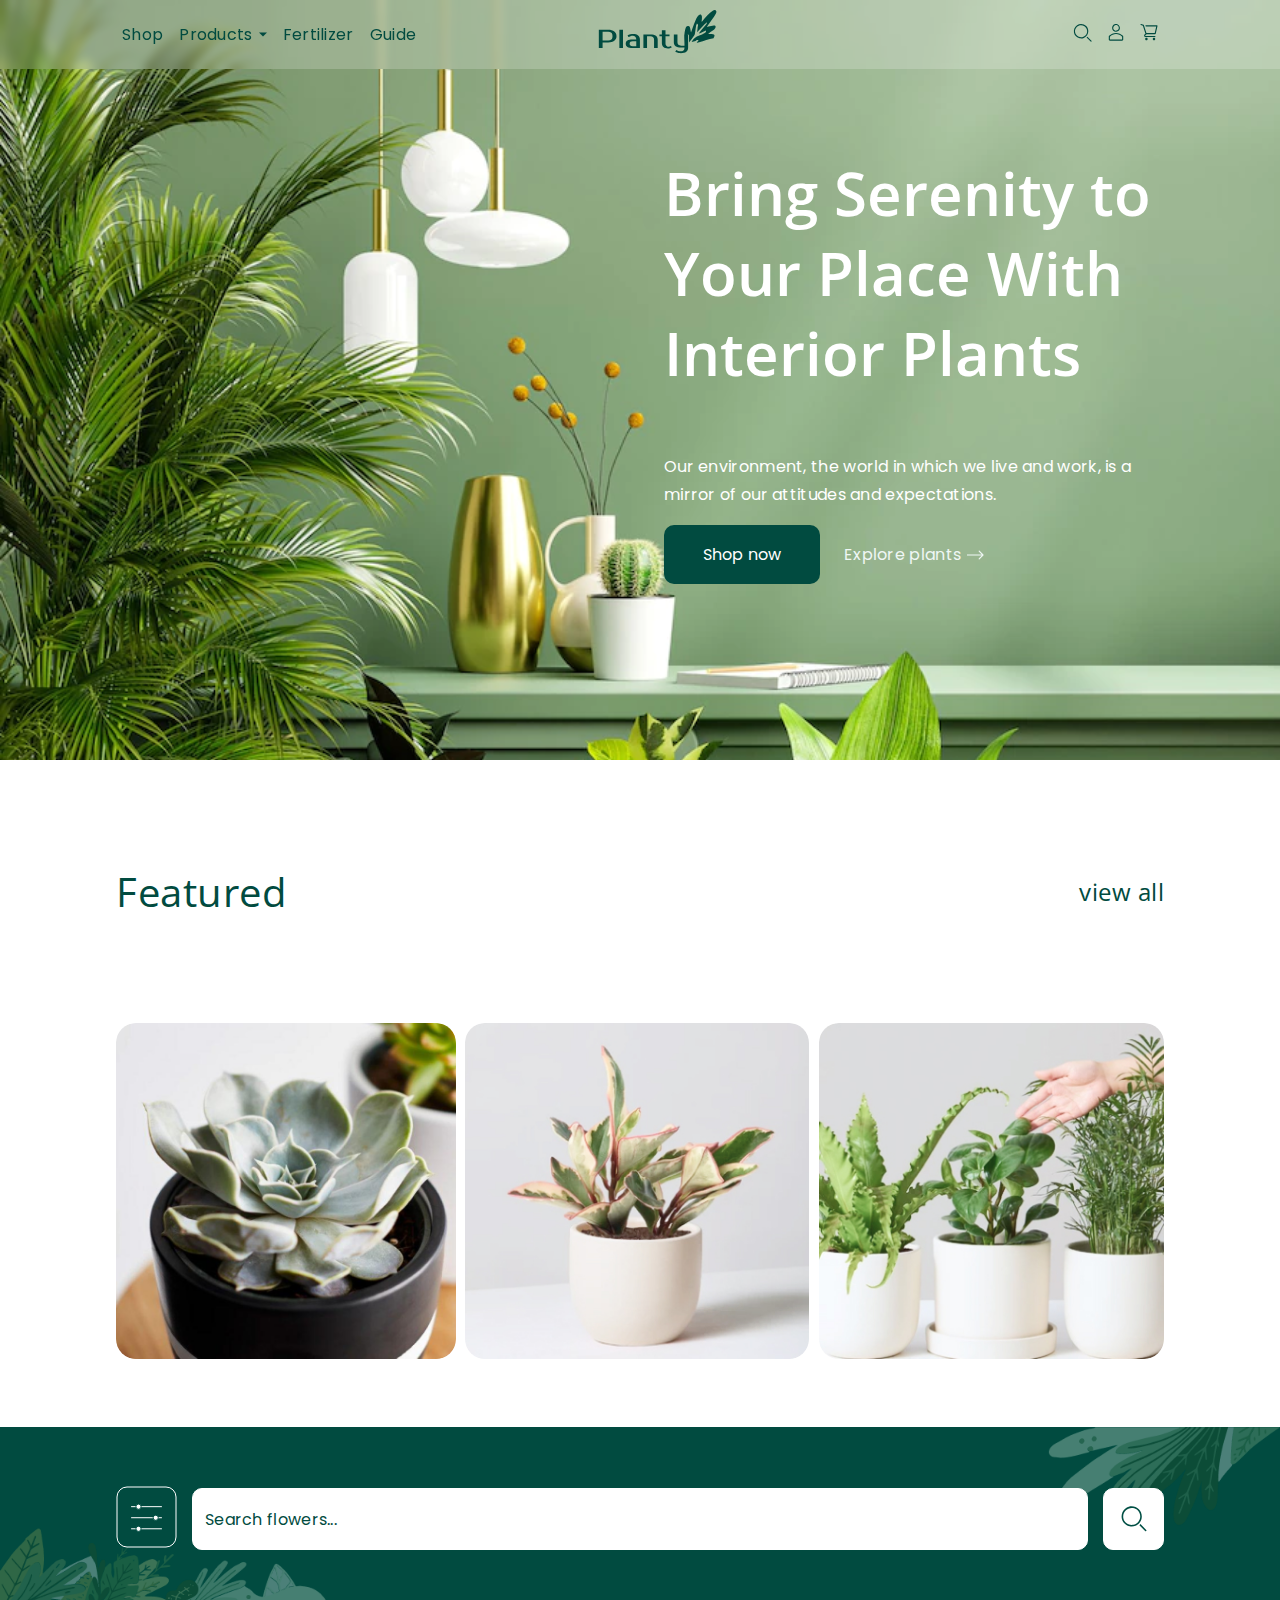
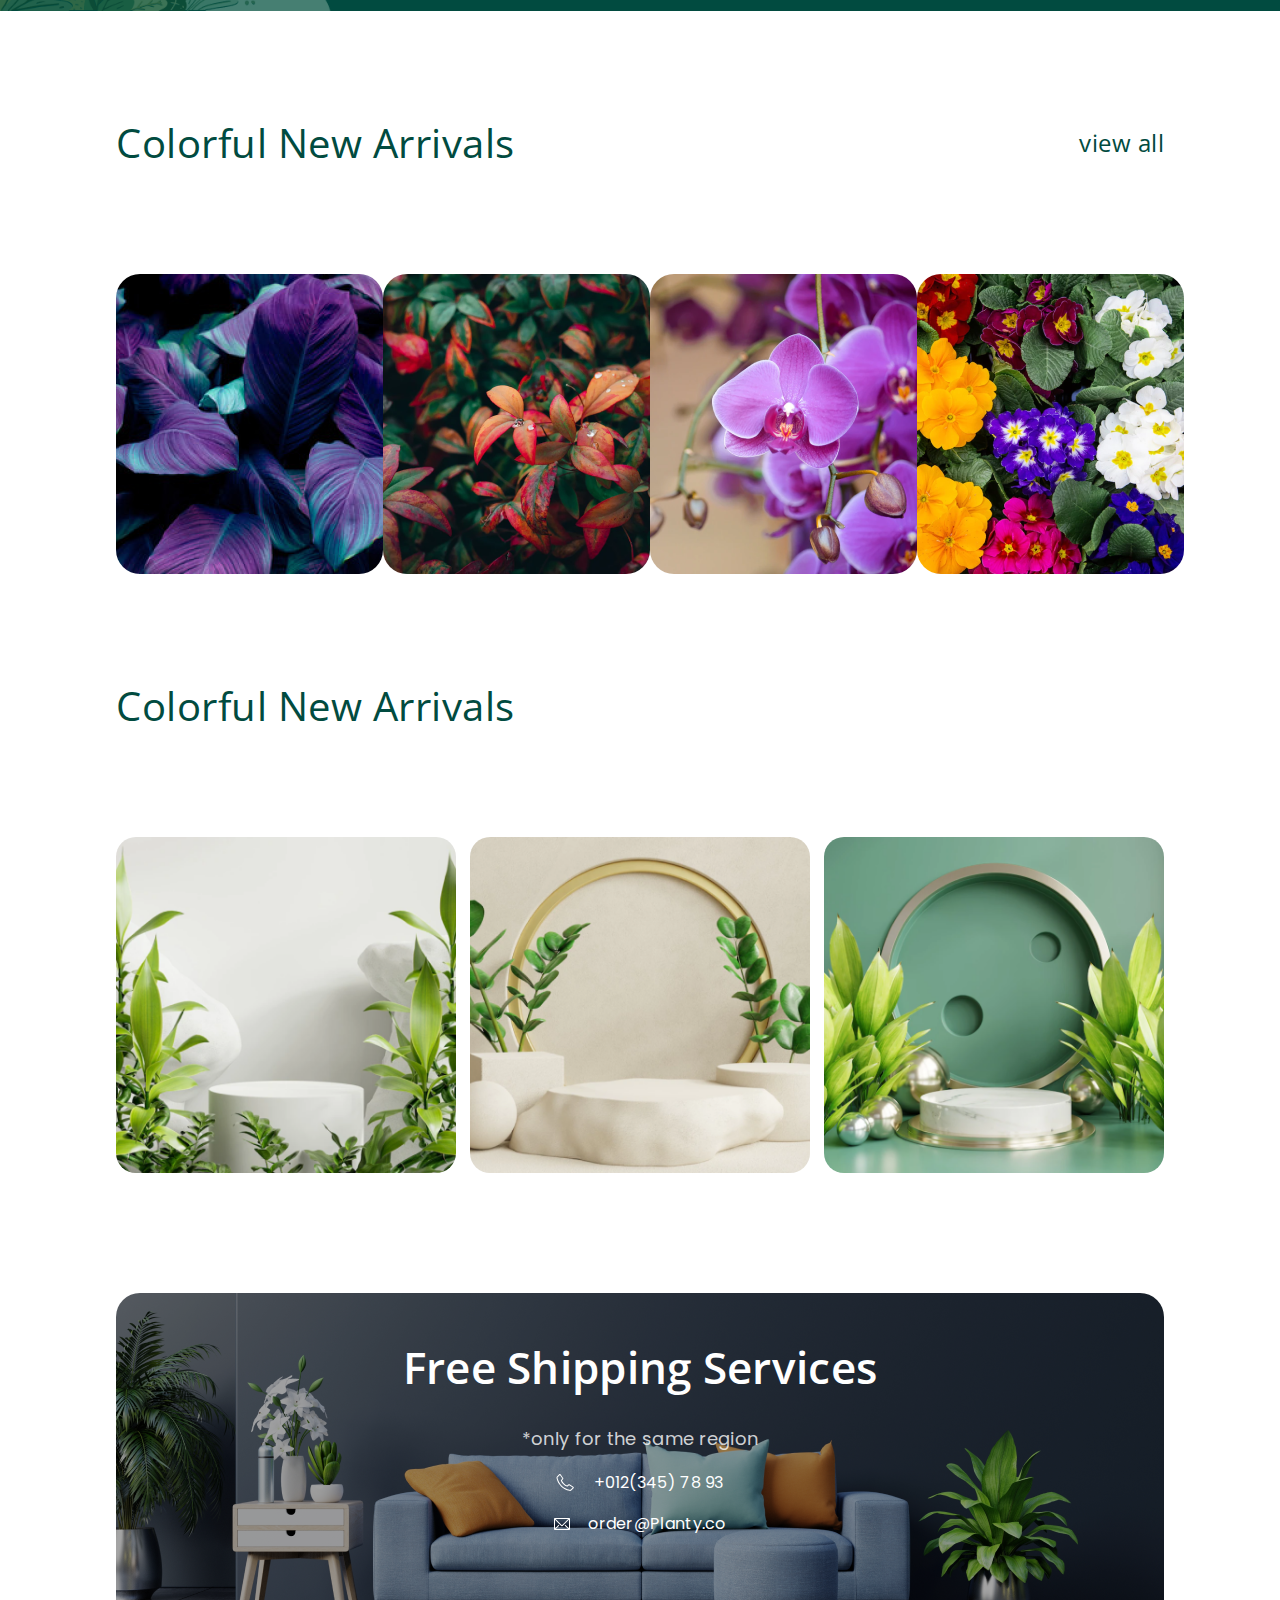
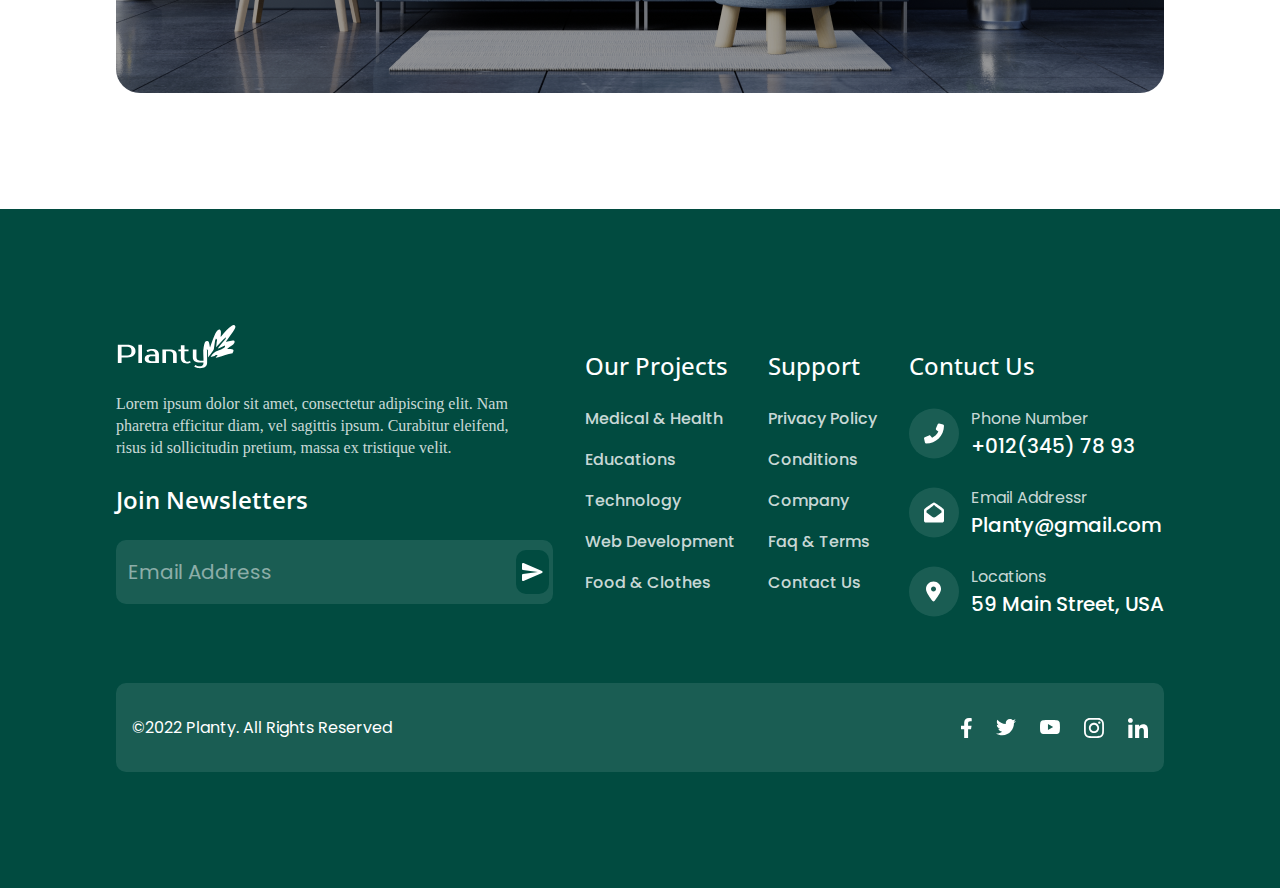
<file: index.html>
<!DOCTYPE html>
<html lang="en">
<head>
    <meta charset="UTF-8">
    <meta name="viewport" content="width=device-width, initial-scale=1.0">
    <title>Document</title>
    <link rel="stylesheet" href="Page.css">
</head>
<body>
    <div class="hero">
        <div class="navbar">
            <div class="navbg">
                <div class="nav">
                    <div class="leftnav">
                        <p>Shop</p>
                        <div class="proddrop">
                            <p>Products</p>
                            <img src="Resources/drop.svg">
                        </div>
                        <p>Fertilizer</p>
                        <p>Guide</p>
                    </div>
                    <div class="web-logo">
                        <img src="Resources/logo.svg">
                    </div>
                    <div class="navicons">
                        <div class="search">
                            <img src="Resources/search.svg">
                        </div>
                        <div class="profile">
                            <img src="Resources/profile.svg">
                        </div>
                        <div class="cart">
                            <img src="Resources/cart.svg">
                        </div>
                    </div>
                </div>
            </div>
        </div>
        <div class="herodiv">
            <div class="herocontent">
                <div class="herotxt">
                    <p>Bring Serenity to Your Place With Interior Plants</p>
                </div>
                <div class="herosubtxt">
                    <p>Our environment, the world in which we live and work, is a mirror of our attitudes and expectations.</p>
                </div>
                <div class="cta">
                    <div class="btn">
                        <button>Shop now</button>
                    </div>
                    <div class="explore">
                        <div class="txt">
                            <p>Explore plants</p>
                        </div>
                        <div class="arrow">
                            <img src="Resources/Arrow.svg">
                        </div>
                    </div>
                </div>
            </div>
        </div>
    </div>
    <div class="featured">
        <div class="heading">
            <p>Featured</p>
        </div>
        <div class="view">
            <p>view all</p>
        </div>
    </div>
    <div class="cards">
        <div class="card1">
            <img src="Resources/card1.jpg">
            <div class="description">
                <div class="details">
                    <p>Peperomia Ginny</p>
                    <h6>$25</h6>
                </div>
                <button>Buy</button>
            </div>
        </div>
        <div class="card2">
            <img src="Resources/card2.jpg">
            <div class="description">
                <div class="details">
                    <p>Peperomia Ginny</p>
                    <h6>$25</h6>
                </div>
                <button>Buy</button>
            </div>
        </div>
        <div class="card3">
            <img src="Resources/card3.jpg">
            <div class="description">
                <div class="details">
                    <p>Peperomia Ginny</p>
                    <h6>$25</h6>
                </div>
                <button>Buy</button>
            </div>
        </div>
    </div>
    <div class="searchflowers">
            <div class="filter">
                <img src="Resources/filter.svg">
            </div>
            <div class="searchbox">
                <input type="search" placeholder="Search flowers...">
            </div>
            <div class="search-icon">
                <img src="Resources/clarity_search-line.svg">
            </div>
    </div>
    <div class="featured">
        <div class="heading">
            <p>Colorful New Arrivals</p>
        </div>
        <div class="view">
            <p>view all</p>
        </div>
    </div>
    <div class="arrivals">
        <img src="Resources/arrival1.png">
        <img src="Resources/arrival2.png">
        <img src="Resources/arrival3.png">
        <img src="Resources/arrival4.png">
    </div>
    <div class="featured">
        <div class="heading">
            <p>Colorful New Arrivals</p>
        </div>
    </div>
    <div class="cards">
        <div class="card1">
            <img src="Resources/stands1.png">
        </div>
        <div class="card2">
            <img src="Resources/stands2.png">
        </div>
        <div class="card3">
            <img src="Resources/stands3.png">
        </div>
    </div>   
    <div class="banner">
        <div class="banner-content">
            <h3>Free Shipping Services</h3>
            <p>*only for the same region</p>
            <div class="contact">
                <img src="Resources/contact.svg">
                <p>+012(345) 78 93</p>
            </div>
            <div class="email">
                <img src="Resources/email.svg">
                <p>order@Planty.co</p>
            </div>
        </div>
    </div>
    <div class="footer">
        <div class="footer-links">
            <div class="about">
                <img src="Resources/logo-white.svg">
                <p>Lorem ipsum dolor sit amet, consectetur adipiscing elit. Nam pharetra efficitur diam, vel sagittis ipsum. Curabitur eleifend, risus id sollicitudin pretium, massa ex tristique velit.</p>
                <div class="newsletter">
                    <p>Join Newsletters</p>
                    <div class="newsletter-email">
                        <input type="email" placeholder="Email Address">
                        <button><img src="Resources/email-send.svg"></button>
                    </div>
                </div>
            </div>
            <div class="Our Projects">
                <div class="footerhead">
                    <p>Our Projects</p>
                </div>
                <div class="links">
                    <p>Medical & Health</p>
                    <p>Educations</p>
                    <p>Technology</p>
                    <p>Web Development</p>
                    <p>Food & Clothes</p>
                </div>
            </div>
            <div class="Support">
                <div class="footerhead">
                    <p>Support</p>
                </div>
                <div class="links">
                    <p>Privacy Policy</p>
                    <p>Conditions</p>
                    <p>Company</p>
                    <p>Faq & Terms</p>
                    <p>Contact Us</p>
                </div>
            </div>
            <div class="Contact-Us">
                <div class="footerhead">
                    <p>Contuct Us</p>
                </div>
                <div class="Contact-Us-fields">
                    <img src="Resources/footer-contact.svg">
                    <div class="fields">
                        <div class="fields-head">
                            <p>Phone Number</p>
                        </div>
                        <div class="fields-data">
                            <p>+012(345) 78 93</p>
                        </div>
                    </div>
                </div>
                <div class="Contact-Us-fields">
                    <img src="Resources/footer-email.svg">
                    <div class="fields">
                        <div class="fields-head">
                            <p>Email Addressr</p>
                        </div>
                        <div class="fields-data">
                            <p>Planty@gmail.com</p>
                        </div>
                    </div>
                </div>  
                <div class="Contact-Us-fields">
                    <img src="Resources/footer-location.svg">
                    <div class="fields">
                        <div class="fields-head">
                            <p>Locations</p>
                        </div>
                        <div class="fields-data">
                            <p>59 Main Street, USA</p>
                        </div>
                    </div>
                </div> 
            </div>
        </div>
        <div class="footer-copyright">
            <p>©2022 Planty. All Rights Reserved</p>
            <div class="socials">
                <img src="Resources/facebook.svg">
                <img src="Resources/twitter.svg">
                <img src="Resources/youtube.svg">
                <img src="Resources/instagram.svg">
                <img src="Resources/linkedin.svg">
            </div>
        </div>
    </div>
</html>
</file>
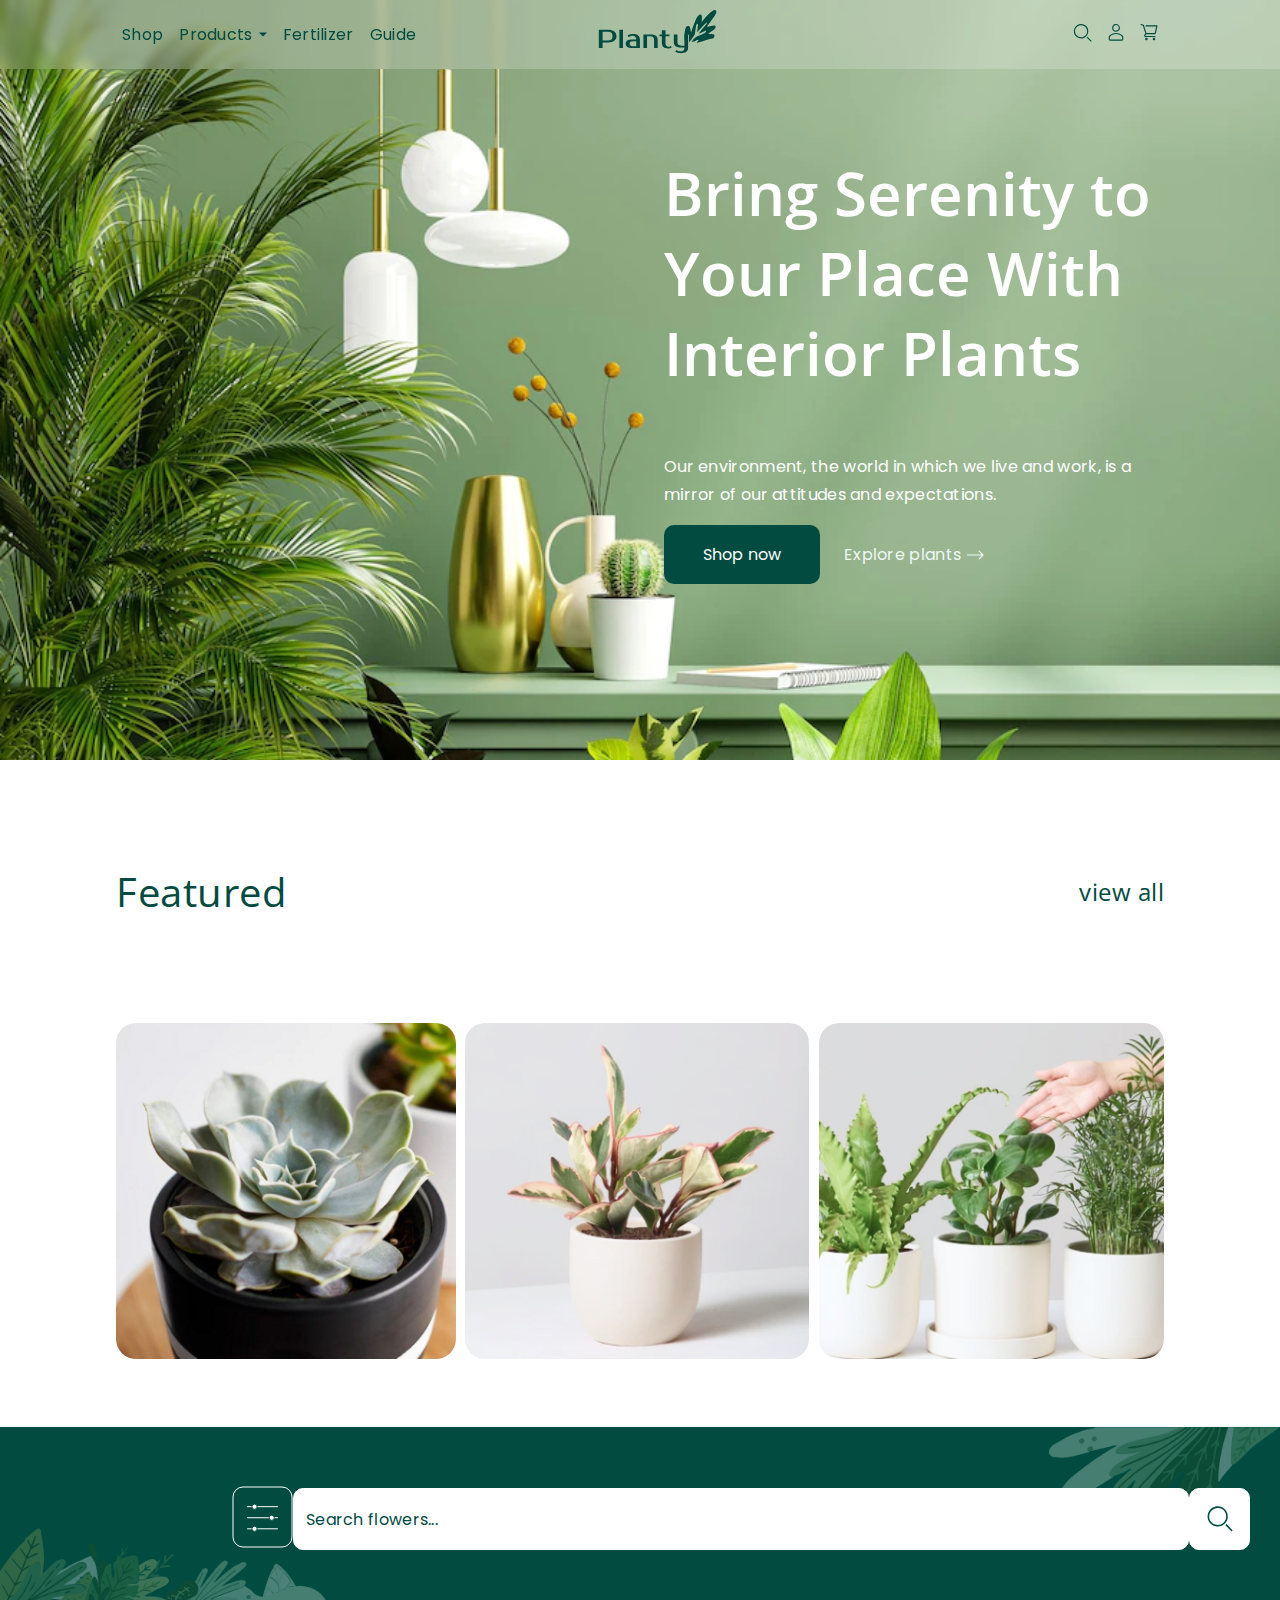
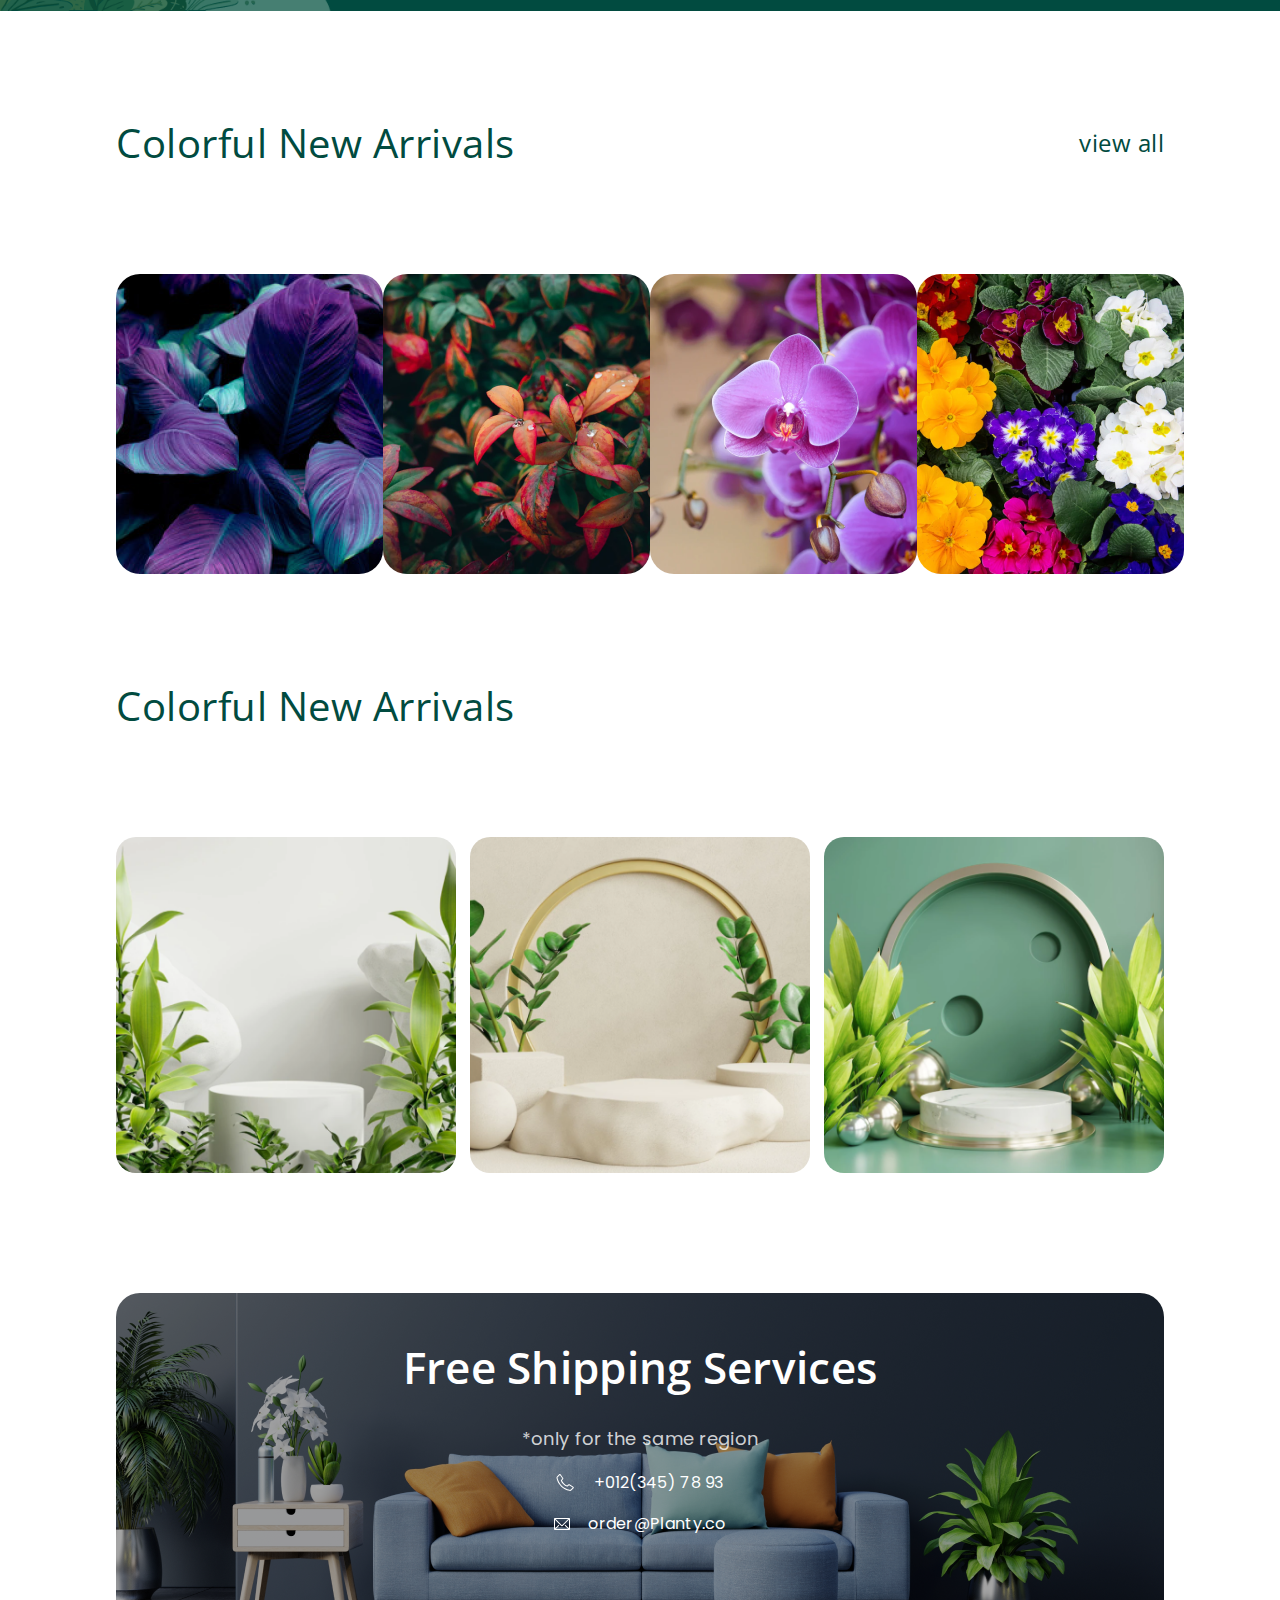
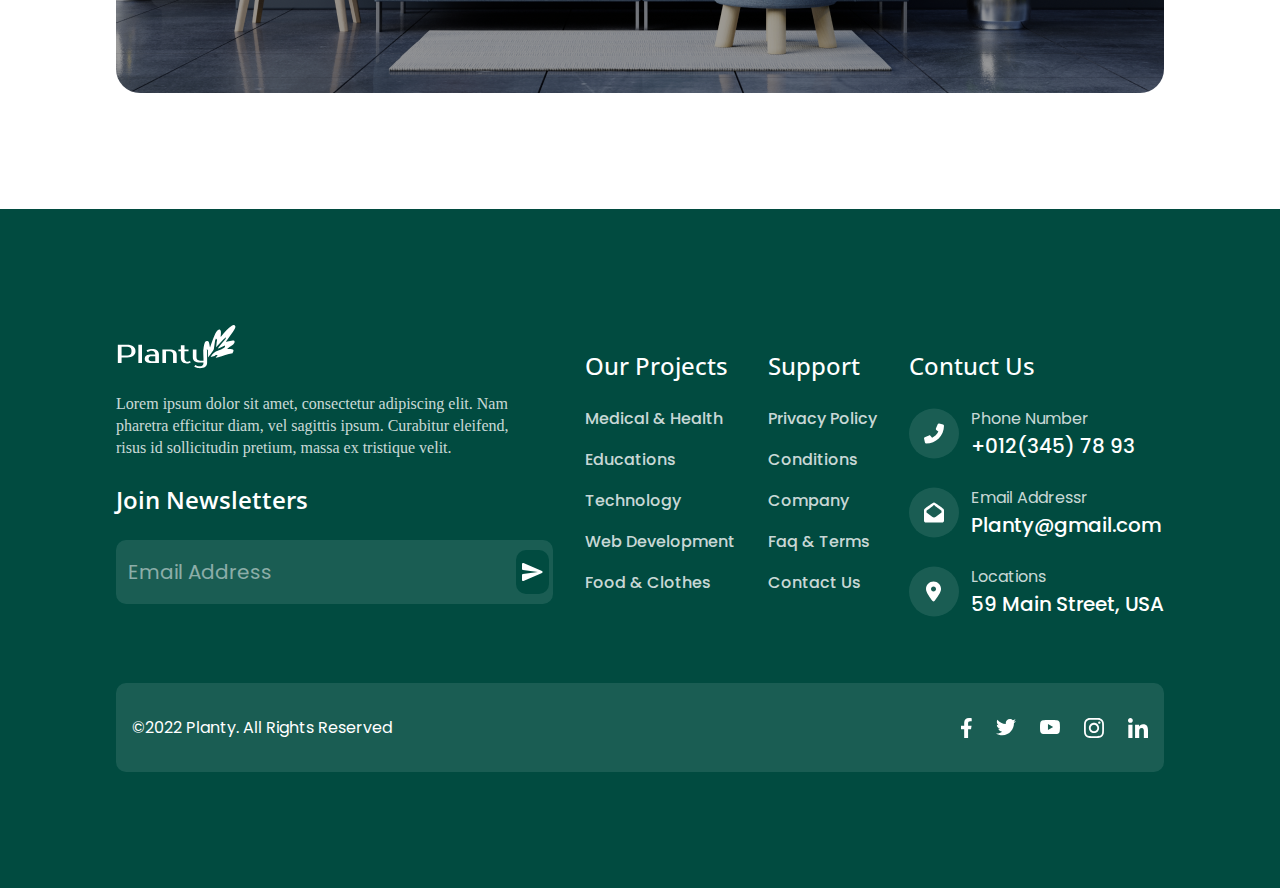
<file: Page.html>
<!DOCTYPE html>
<html lang="en">
<head>
    <meta charset="UTF-8">
    <meta name="viewport" content="width=device-width, initial-scale=1.0">
    <title>Document</title>
    <link rel="stylesheet" href="Page.css">
</head>
<body>
    <div class="hero">
        <div class="navbar">
            <div class="navbg">
                <div class="nav">
                    <div class="leftnav">
                        <p>Shop</p>
                        <div class="proddrop">
                            <p>Products</p>
                            <img src="Resources/drop.svg">
                        </div>
                        <p>Fertilizer</p>
                        <p>Guide</p>
                    </div>
                    <div class="web-logo">
                        <img src="Resources/logo.svg">
                    </div>
                    <div class="navicons">
                        <div class="search">
                            <img src="Resources/search.svg">
                        </div>
                        <div class="profile">
                            <img src="Resources/profile.svg">
                        </div>
                        <div class="cart">
                            <img src="Resources/cart.svg">
                        </div>
                    </div>
                </div>
            </div>
        </div>
        <div class="herodiv">
            <div class="herocontent">
                <div class="herotxt">
                    <p>Bring Serenity to Your Place With Interior Plants</p>
                </div>
                <div class="herosubtxt">
                    <p>Our environment, the world in which we live and work, is a mirror of our attitudes and expectations.</p>
                </div>
                <div class="cta">
                    <div class="btn">
                        <button>Shop now</button>
                    </div>
                    <div class="explore">
                        <div class="txt">
                            <p>Explore plants</p>
                        </div>
                        <div class="arrow">
                            <img src="Resources/Arrow.svg">
                        </div>
                    </div>
                </div>
            </div>
        </div>
    </div>
    <div class="featured">
        <div class="heading">
            <p>Featured</p>
        </div>
        <div class="view">
            <p>view all</p>
        </div>
    </div>
    <div class="cards">
        <div class="card1">
            <img src="Resources/card1.jpg">
            <div class="description">
                <div class="details">
                    <p>Peperomia Ginny</p>
                    <h6>$25</h6>
                </div>
                <button>Buy</button>
            </div>
        </div>
        <div class="card2">
            <img src="Resources/card2.jpg">
            <div class="description">
                <div class="details">
                    <p>Peperomia Ginny</p>
                    <h6>$25</h6>
                </div>
                <button>Buy</button>
            </div>
        </div>
        <div class="card3">
            <img src="Resources/card3.jpg">
            <div class="description">
                <div class="details">
                    <p>Peperomia Ginny</p>
                    <h6>$25</h6>
                </div>
                <button>Buy</button>
            </div>
        </div>
    </div>
    <div class="searchflowers">
        <div class="inputs">
            <div class="filter">
                <img src="Resources/filter.svg">
            </div>
            <div class="searchbox">
                <input type="search" placeholder="Search flowers...">
            </div>
            <div class="search-icon">
                <img src="Resources/clarity_search-line.svg">
            </div>
        </div>
    </div>
    <div class="featured">
        <div class="heading">
            <p>Colorful New Arrivals</p>
        </div>
        <div class="view">
            <p>view all</p>
        </div>
    </div>
    <div class="arrivals">
        <img src="Resources/arrival1.png">
        <img src="Resources/arrival2.png">
        <img src="Resources/arrival3.png">
        <img src="Resources/arrival4.png">
    </div>
    <div class="featured">
        <div class="heading">
            <p>Colorful New Arrivals</p>
        </div>
    </div>
    <div class="cards">
        <div class="card1">
            <img src="Resources/stands1.png">
        </div>
        <div class="card2">
            <img src="Resources/stands2.png">
        </div>
        <div class="card3">
            <img src="Resources/stands3.png">
        </div>
    </div>   
    <div class="banner">
        <div class="banner-content">
            <h3>Free Shipping Services</h3>
            <p>*only for the same region</p>
            <div class="contact">
                <img src="Resources/contact.svg">
                <p>+012(345) 78 93</p>
            </div>
            <div class="email">
                <img src="Resources/email.svg">
                <p>order@Planty.co</p>
            </div>
        </div>
    </div>
    <div class="footer">
        <div class="footer-links">
            <div class="about">
                <img src="Resources/logo-white.svg">
                <p>Lorem ipsum dolor sit amet, consectetur adipiscing elit. Nam pharetra efficitur diam, vel sagittis ipsum. Curabitur eleifend, risus id sollicitudin pretium, massa ex tristique velit.</p>
                <div class="newsletter">
                    <p>Join Newsletters</p>
                    <div class="newsletter-email">
                        <input type="email" placeholder="Email Address">
                        <button><img src="Resources/email-send.svg"></button>
                    </div>
                </div>
            </div>
            <div class="Our Projects">
                <div class="footerhead">
                    <p>Our Projects</p>
                </div>
                <div class="links">
                    <p>Medical & Health</p>
                    <p>Educations</p>
                    <p>Technology</p>
                    <p>Web Development</p>
                    <p>Food & Clothes</p>
                </div>
            </div>
            <div class="Support">
                <div class="footerhead">
                    <p>Support</p>
                </div>
                <div class="links">
                    <p>Privacy Policy</p>
                    <p>Conditions</p>
                    <p>Company</p>
                    <p>Faq & Terms</p>
                    <p>Contact Us</p>
                </div>
            </div>
            <div class="Contact-Us">
                <div class="footerhead">
                    <p>Contuct Us</p>
                </div>
                <div class="Contact-Us-fields">
                    <img src="Resources/footer-contact.svg">
                    <div class="fields">
                        <div class="fields-head">
                            <p>Phone Number</p>
                        </div>
                        <div class="fields-data">
                            <p>+012(345) 78 93</p>
                        </div>
                    </div>
                </div>
                <div class="Contact-Us-fields">
                    <img src="Resources/footer-email.svg">
                    <div class="fields">
                        <div class="fields-head">
                            <p>Email Addressr</p>
                        </div>
                        <div class="fields-data">
                            <p>Planty@gmail.com</p>
                        </div>
                    </div>
                </div>  
                <div class="Contact-Us-fields">
                    <img src="Resources/footer-location.svg">
                    <div class="fields">
                        <div class="fields-head">
                            <p>Locations</p>
                        </div>
                        <div class="fields-data">
                            <p>59 Main Street, USA</p>
                        </div>
                    </div>
                </div> 
            </div>
        </div>
        <div class="footer-copyright">
            <p>©2022 Planty. All Rights Reserved</p>
            <div class="socials">
                <img src="Resources/facebook.svg">
                <img src="Resources/twitter.svg">
                <img src="Resources/youtube.svg">
                <img src="Resources/instagram.svg">
                <img src="Resources/linkedin.svg">
            </div>
        </div>
    </div>

</html>
</file>
<file: Page.css>
@import url('https://fonts.googleapis.com/css2?family=Poppins:ital,wght@0,100;0,200;0,300;0,400;0,500;0,600;0,700;0,800;0,900;1,100;1,200;1,300;1,400;1,500;1,600;1,700;1,800;1,900&display=swap');
@import url('https://fonts.googleapis.com/css2?family=Open+Sans:ital,wght@0,300;0,400;0,500;0,600;0,700;0,800;1,300;1,400;1,500;1,600;1,700;1,800&display=swap');

body{
    margin: 0px;
    padding: 0px;
    box-sizing: border-box;
}

.hero{
    width: auto;
    height: 760px;
    background-image: url("Resources/Mask\ group.svg");
    background-repeat: no-repeat;
    background-size: cover; */
}

.navbg{
    background: rgba(255, 255, 255, 0.20);
    backdrop-filter: blur(5px);
}

.web-logo{
    margin-right: 176px;
}

.nav{
    display: flex;
    justify-content: space-between;
    margin: 0px 116px;
    padding: 6px;
    align-items: center;
}

.leftnav{
    display: flex;
    gap: 16px;
}

.leftnav p{
    color: #014B40;
    font-family: Poppins;
    font-size: 16px;
    font-style: normal;
    font-weight: 400;
    line-height: normal;
    letter-spacing: 0.3px;

}

.navicons{
    display: flex;
    gap: 16px;
}

.herodiv{
    display: flex;
    justify-content: end;
    margin-right: 116px;
}

.herocontent{
    margin-top: 24px;
}

.herotxt p{
    color: #FFF;
    font-family: Open Sans;
    font-size: 60px;
    font-style: normal;
    font-weight: 600;
    line-height: 80px; /* 133.333% */
    width: 500px;
}

.proddrop{
    cursor: pointer;
    display: flex;
    gap: 6px;
}

.herosubtxt p{
    color: #FFF;
    font-family: Poppins;
    font-size: 16px;
    font-style: normal;
    font-weight: 400;
    line-height: 28px; /* 175% */
    letter-spacing: 0.3px;
    width: 500px;
}

.btn button{
    cursor: pointer;
    border-radius: 10px;
    border: 0px;
    background: #014B40;
    width: 156px;
    height: 59px;
    flex-shrink: 0;
    color: #FFF;
    font-family: Poppins;
    font-size: 16px;
    font-style: normal;
    font-weight: 400;
    line-height: normal;
    letter-spacing: 0.2px;
}

.cta{
    display: flex;
    gap: 24px;
}

.explore{
    cursor: pointer;
    display: flex;
    gap: 6px;
    align-items: center;
}

.txt p{
    color: #EFF7F5;
    font-family: Poppins;
    font-size: 16px;
    font-style: normal;
    font-weight: 400;
    line-height: normal;
    letter-spacing: 0.3px;
}

.heading p{
    color: #014B40;
    font-family: Open Sans;
    font-size: 40px;
    font-style: normal;
    font-weight: 400;
    line-height: normal;
    letter-spacing: 0.5px;
}

.view p{
    color: #014B40;
    font-family: Open Sans;
    font-size: 24px;
    font-style: normal;
    font-weight: 400;
    line-height: normal;
    letter-spacing: 0.5px;
}

.featured{
    display: flex;
    align-items: center;
    justify-content: space-between;
    margin: 64px 116px;
}

.cards{
    display: flex;
    margin: 0px 116px;
    justify-content: space-between;
}

.card1 img{
    width: auto;
    height: 336px;
    border-radius: 20px;
    flex-shrink: 0;
}

.card2 img{
    width: auto;
    height: 336px;
    border-radius: 20px;
    flex-shrink: 0;
}

.card3 img{
    width: auto;
    height: 336px;
    border-radius: 20px;
    flex-shrink: 0;
}

.card1:hover .description{
    display: flex;
}

.card2:hover .description{
    display: flex;
}

.card3:hover .description{
    display: flex;
}

.description{
    display: none;
    justify-content: space-between;
    align-items: center;
    margin-top: -120px;
    height: 116px;
    padding: 0px 24px;
    border-radius: 0px 0px 20px 20px;
    background: rgba(1, 75, 64, 0.20);
    backdrop-filter: blur(5px);
}

.description button{
    width: 79px;
    height: 35px;
    flex-shrink: 0;
    border: 1px solid white;
    color: #FFF;
    border-radius: 6px;
    background-color: initial;
    font-family: Poppins;
    font-size: 16px;
    font-style: normal;
    font-weight: 400;
    line-height: normal;
}

.description p{
    color: #FFF;
    font-family: Poppins;
    font-size: 20px;
    font-style: normal;
    font-weight: 400;
    line-height: normal;
    letter-spacing: 0.3px;
    margin-top: 48px;
}

.description h6{
    color: #FFF;
    font-family: Poppins;
    font-size: 20px;
    font-style: normal;
    font-weight: 600;
    line-height: normal;
    letter-spacing: 0.3px;
    margin-top: 0px !important;
}

.searchflowers{
    height: 184px;
    background-color: #014B40;
    margin-top: 64px;
    background-image: url("Resources/bg-element.png");
    background-repeat: no-repeat;
    background-size: cover;
    display: flex;
    align-items: center;
    padding: 0px 116px;
    justify-content: space-between;
}

.search-icon{
    width: 59px;
    height: 60px;
    flex-shrink: 0;
    border: 1px solid white;
    background-color: white;
    border-radius: 10px;
}

.search-icon img{
    margin: 15px 0px 0px 15px;
}

.inputs{
    display: flex;
    justify-content: space-between;
    margin: 0px 116px;
    align-items: center;
}

.searchbox input{
    height: 62px;
    width: 896px;
    border-radius: 10px;
    border: 1px solid white;
    outline: none;
    color: #014B40;
    font-family: Poppins;
    font-size: 16px;
    font-style: normal;
    font-weight: 400;
    line-height: normal;
    letter-spacing: 0.3px;
    padding-left: 12px;
    }

.searchbox ::placeholder{
    color: #014B40;
    font-family: Poppins;
    font-size: 16px;
    font-style: normal;
    font-weight: 400;
    line-height: normal;
    letter-spacing: 0.3px;
}

.arrivals{
    display: flex;
    margin: 0px 116px;
    justify-content: space-between;
}

.arrivals img{
    border-radius: 24px;
}

.arrivals img:hover{
    filter: drop-shadow(0px 4px 4px rgba(0, 0, 0, 0.25));
}

.banner{
    height: 400px;
    flex-shrink: 0;
    margin: 116px 116px;
    background-image: url("Resources/shipping-banner.png");
    background-position: 50%;
    background-size: cover;
    border-radius: 24px;
}

.banner-content{
    display: flex;
    align-items: center;
    flex-direction: column;
}

.banner h3{
    color: #FFF;
    font-family: Open Sans;
    font-size: 44px;
    font-style: normal;
    font-weight: 600;
    line-height: normal;
    letter-spacing: 0.3px;
}

.banner p{
    color: rgba(255, 255, 255, 0.80);
    font-family: Poppins;
    font-size: 18px;
    font-style: normal;
    font-weight: 400;
    line-height: normal;
    letter-spacing: 0.3px;
    margin-top: -16px;
}

.contact p{
    color: #FFF;
    font-family: Poppins;
    font-size: 16px;
    font-style: normal;
    font-weight: 400;
    line-height: normal;
    letter-spacing: 0.3px;
    margin-top: 16px;
    margin-left: 20px;
}

.email p{
    color: #FFF;
    font-family: Poppins;
    font-size: 16px;
    font-style: normal;
    font-weight: 400;
    line-height: normal;
    letter-spacing: 0.3px;
    margin-top: 16px;
    margin-left: 18px;
}

.email{
    display: flex;
    align-items: center;
    margin-top: -16px;
}

.contact{
    display: flex;
    align-items: center;
    margin-top: -16px;
}

.footer{
    background-color: #014B40;
    padding: 116px 116px;
}

.footer-links{
    display: flex;
    justify-content: space-between;
}

.about{
    color: rgba(255, 255, 255, 0.80);
    font-family: Source Sans Pro;
    font-size: 16px;
    font-style: normal;
    font-weight: 400;
    line-height: 22px; /* 137.5% */
}

.about p{
    width: 396px;
}

.footerhead p{
    color: #FFF;
    font-family: Open Sans;
    font-size: 24px;
    font-style: normal;
    font-weight: 500;
    line-height: normal;
}

.newsletter p{
    color: #FFF;
    font-family: Open Sans;
    font-size: 24px;
    font-style: normal;
    font-weight: 600;
    line-height: normal;
}

.links{
    color: rgba(255, 255, 255, 0.80);
    font-family: Poppins;
    font-size: 16px;
    font-style: normal;
    font-weight: 500;
    line-height: normal;
}

.Contact-Us-fields{
    display: flex;
    gap: 12px;
    margin-top: 24px;
}

.fields-head p{
    color: rgba(255, 255, 255, 0.80);
    font-family: Poppins;
    font-size: 16px;
    font-style: normal;
    font-weight: 400;
    line-height: normal;
    margin: 0px;
}

.fields-data p{
    color: #FFF;
    font-family: Poppins;
    font-size: 20px;
    font-style: normal;
    font-weight: 500;
    line-height: normal;
    margin: 0px !important;
}

.newsletter-email{
    width: 437px;
    height: 64px;
    flex-shrink: 0;
    border-radius: 10px;
    background: rgba(255, 255, 255, 0.10);
    display: flex;
    align-items: center;
}

.newsletter-email input{
    width: 437px;
    height: 64px;
    background: transparent;
    border: transparent;
    color: rgba(255, 255, 255, 0.50);
    font-family: Poppins;
    font-size: 20px;
    font-style: normal;
    font-weight: 400;
    line-height: normal;
    outline: none;
    padding-left: 12px;
}

.newsletter-email ::placeholder{
    color: rgba(255, 255, 255, 0.50);
    font-family: Poppins;
    font-size: 20px;
    font-style: normal;
    font-weight: 400;
    line-height: normal;
    /* padding-left: 12px; */
}

.newsletter-email button{
    height: 44px;
    width: 61px;
    border-radius: 10px;
    background: #014B40;
    border: #014B40;
    margin-right: 12px;
    display: flex;
    align-items: center;
    justify-content: center;
}

.footer-copyright{
    display: flex;
    align-items: center;
    justify-content: space-between;
    padding: 16px;
    border-radius: 10px;
    background: rgba(255, 255, 255, 0.10);
    margin-top: 64px;
}

.footer-copyright p{
    color: #FFF;
    font-family: Poppins;
    font-size: 16px;
    font-style: normal;
    font-weight: 400;
    line-height: normal;
}

.socials{
    display: flex;
    align-items: center;
    gap: 24px;
}

@media only screen and (max-width: 600px) {
    body {
            width: auto;
            height: 760px;
            background-image: url("Resources/Mask\ group.svg");
            background-repeat: no-repeat;
            object-fit: cover;
            .navbg{
                background: rgba(255, 255, 255, 0.20);
                backdrop-filter: blur(5px);
            }
    }
  }
</file>
